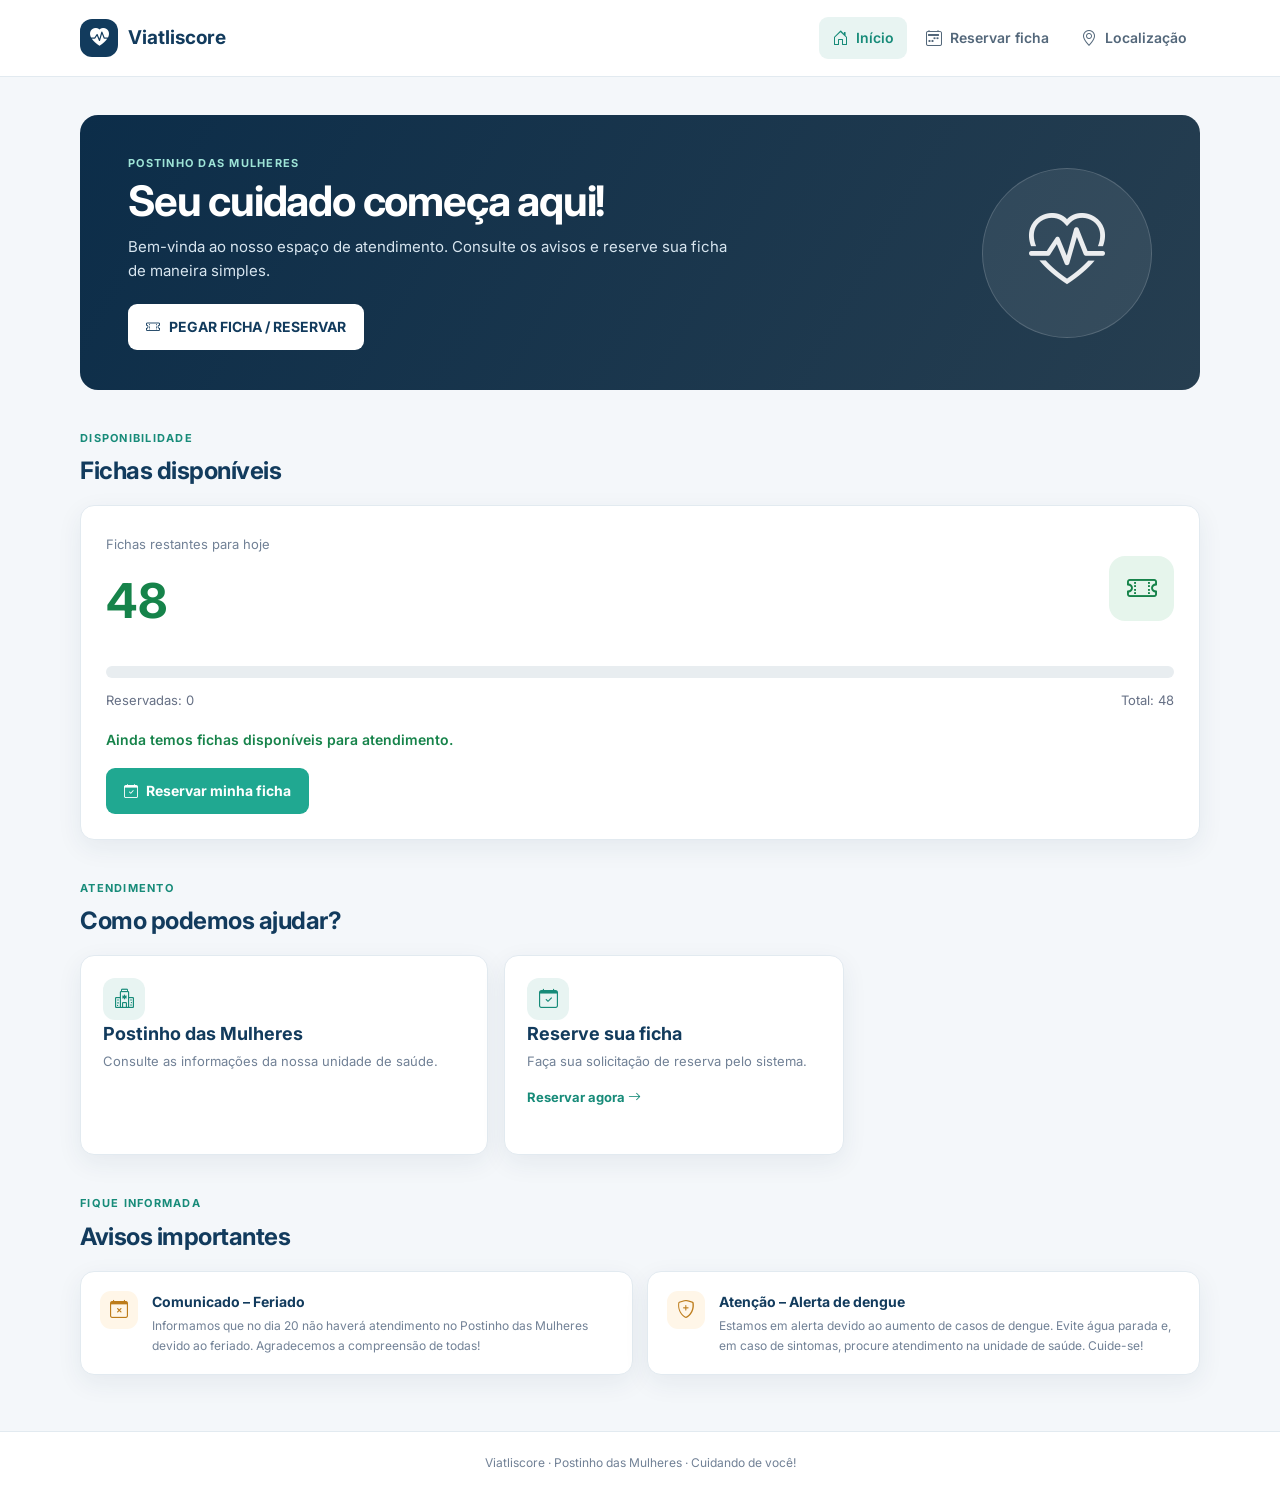
<file: index.html>
<!DOCTYPE html>
<html lang="pt-BR">
<head>
    <meta charset="UTF-8">
    <meta name="viewport" content="width=device-width, initial-scale=1.0">
    <meta name="theme-color" content="#123b5d">
    <title>Início | Viatliscore</title>

    <link rel="preconnect" href="https://fonts.googleapis.com">
    <link rel="preconnect" href="https://fonts.gstatic.com" crossorigin>
    <link href="https://fonts.googleapis.com/css2?family=Inter:wght@400;500;600;700&display=swap" rel="stylesheet">
    <link rel="stylesheet" href="https://cdn.jsdelivr.net/npm/bootstrap-icons@1.11.3/font/bootstrap-icons.min.css">
    <link rel="stylesheet" href="estilo.css">
</head>

<body>

<header class="site-header">
    <div class="header-inner">
        <a class="brand" href="index.html">
            <span class="brand-mark">
                <i class="bi bi-heart-pulse-fill"></i>
            </span>
            Viatliscore
        </a>

        <button class="menu-toggle" type="button"
            aria-label="Abrir menu"
            aria-expanded="false"
            aria-controls="primary-navigation">
            <i class="bi bi-list"></i>
        </button>

        <nav class="primary-navigation" id="primary-navigation">
            <a class="nav-link active" href="index.html">
                <i class="bi bi-house-door"></i> Início
            </a>

            <a class="nav-link" href="agenda.html">
                <i class="bi bi-calendar2-week"></i> Reservar ficha
            </a>

            <a class="nav-link" href="mapa.html">
                <i class="bi bi-geo-alt"></i> Localização
            </a>
        </nav>
    </div>
</header>

<main class="page-container">

    <section class="welcome-banner">
        <div>
            <p class="eyebrow">POSTINHO DAS MULHERES</p>

            <h1>Seu cuidado começa aqui!</h1>

            <p>
                Bem-vinda ao nosso espaço de atendimento.
                Consulte os avisos e reserve sua ficha de maneira simples.
            </p>

            <a class="button button-light" href="agenda.html">
                <i class="bi bi-ticket-perforated"></i>
                PEGAR FICHA / RESERVAR
            </a>
        </div>

        <div class="welcome-icon">
            <i class="bi bi-heart-pulse"></i>
        </div>
    </section>

    <!-- PAINEL DE FICHAS -->
    <section class="section-block">
        <div class="section-heading">
            <div>
                <p class="eyebrow">DISPONIBILIDADE</p>
                <h2>Fichas disponíveis</h2>
            </div>
        </div>

        <div class="card fichas-card">

            <div class="fichas-top">
                <div>
                    <span class="muted-text">
                        Fichas restantes para hoje
                    </span>

                    <h2 id="fichasDisponiveis">--</h2>
                </div>

                <span class="fichas-icon">
                    <i class="bi bi-ticket-perforated"></i>
                </span>
            </div>

            <div class="fichas-progress">
                <div id="barraFichas"></div>
            </div>

            <div class="fichas-info">
                <span id="fichasReservadas">Reservadas: --</span>
                <span id="fichasTotal">Total: --</span>
            </div>

            <p id="mensagemFichas" class="fichas-message">
                Consultando disponibilidade...
            </p>

            <a href="agenda.html" class="button button-primary">
                <i class="bi bi-calendar-check"></i>
                Reservar minha ficha
            </a>

        </div>
    </section>

    <!-- ATENDIMENTO -->
    <section class="section-block">

        <div class="section-heading">
            <div>
                <p class="eyebrow">ATENDIMENTO</p>
                <h2>Como podemos ajudar?</h2>
            </div>
        </div>

        <div class="overview-grid">

            <article class="card appointment-card">
                <span class="card-icon">
                    <i class="bi bi-hospital"></i>
                </span>

                <h3>Postinho das Mulheres</h3>

                <p class="muted-text">
                    Consulte as informações da nossa unidade de saúde.
                </p>
            </article>

            <article class="card appointment-card">
                <span class="card-icon">
                    <i class="bi bi-calendar-check"></i>
                </span>

                <h3>Reserve sua ficha</h3>

                <p class="muted-text">
                    Faça sua solicitação de reserva pelo sistema.
                </p>

                <a class="text-link" href="agenda.html">
                    Reservar agora
                    <i class="bi bi-arrow-right"></i>
                </a>
            </article>

        </div>
    </section>

    <!-- AVISOS -->
    <section class="section-block" aria-labelledby="notices-title">

        <div class="section-heading">
            <div>
                <p class="eyebrow">FIQUE INFORMADA</p>
                <h2 id="notices-title">Avisos importantes</h2>
            </div>
        </div>

        <div class="notice-grid">

            <article class="card notice-card">
                <span class="notice-icon">
                    <i class="bi bi-calendar-x"></i>
                </span>

                <div>
                    <h3>Comunicado – Feriado</h3>

                    <p>
                        Informamos que no dia 20 não haverá atendimento
                        no Postinho das Mulheres devido ao feriado.
                        Agradecemos a compreensão de todas!
                    </p>
                </div>
            </article>

            <article class="card notice-card">
                <span class="notice-icon">
                    <i class="bi bi-shield-plus"></i>
                </span>

                <div>
                    <h3>Atenção – Alerta de dengue</h3>

                    <p>
                        Estamos em alerta devido ao aumento de casos
                        de dengue. Evite água parada e, em caso de
                        sintomas, procure atendimento na unidade de saúde.
                        Cuide-se!
                    </p>
                </div>
            </article>

        </div>
    </section>

</main>

<footer class="site-footer">
    Viatliscore · Postinho das Mulheres · Cuidando de você!
</footer>

<style>
.fichas-card {
    padding: 25px;
}

.fichas-top {
    display: flex;
    justify-content: space-between;
    align-items: center;
}

.fichas-top h2 {
    font-size: 48px;
    color: #16834a;
    margin: 8px 0;
}

.fichas-icon {
    width: 65px;
    height: 65px;
    border-radius: 16px;
    background: #e6f5ec;
    color: #16834a;
    display: flex;
    align-items: center;
    justify-content: center;
    font-size: 30px;
}

.fichas-progress {
    height: 12px;
    background: #e8edf0;
    border-radius: 20px;
    margin: 20px 0 12px;
    overflow: hidden;
}

#barraFichas {
    width: 0%;
    height: 100%;
    background: #16834a;
    border-radius: 20px;
    transition: width .4s ease;
}

.fichas-info {
    display: flex;
    justify-content: space-between;
    gap: 10px;
    flex-wrap: wrap;
    font-size: 13px;
    color: #667085;
}

.fichas-message {
    margin: 18px 0;
    font-size: 14px;
    font-weight: 600;
    color: #16834a;
}

.fichas-card .button {
    display: inline-flex;
    text-decoration: none;
    align-items: center;
    gap: 8px;
}

@media(max-width: 600px) {
    .fichas-card {
        padding: 18px;
    }

    .fichas-top h2 {
        font-size: 40px;
    }
}
</style>

<script>

const TOTAL_FICHAS = 48;



function atualizarFichas() {

    const hoje = new Date().toLocaleDateString('pt-BR');

    const dados = JSON.parse(
        localStorage.getItem('viatliscore_reservas') || '{}'
    );

    const reservasHoje = dados[hoje] || [];

    const reservadas = reservasHoje.length;

    const disponiveis = Math.max(
        0,
        TOTAL_FICHAS - reservadas
    );

    const porcentagem =
        (reservadas / TOTAL_FICHAS) * 100;

    document.getElementById('fichasDisponiveis')
        .textContent = disponiveis;

    document.getElementById('fichasReservadas')
        .textContent = 'Reservadas: ' + reservadas;

    document.getElementById('fichasTotal')
        .textContent = 'Total: ' + TOTAL_FICHAS;

    document.getElementById('barraFichas')
        .style.width = Math.min(100, porcentagem) + '%';

    const mensagem = document.getElementById('mensagemFichas');

    if (disponiveis === 0) {
        mensagem.textContent = 'Todas as fichas foram reservadas!';
        mensagem.style.color = '#d93025';
    } else if (disponiveis <= 5) {
        mensagem.textContent = 'Atenção! Restam poucas fichas.';
        mensagem.style.color = '#d97706';
    } else {
        mensagem.textContent = 'Ainda temos fichas disponíveis para atendimento.';
        mensagem.style.color = '#16834a';
    }
}

atualizarFichas();

window.addEventListener('storage', atualizarFichas);

window.addEventListener('focus', atualizarFichas);

</script>

<script src="navigation.js"></script>

</body>
</html>
</file>
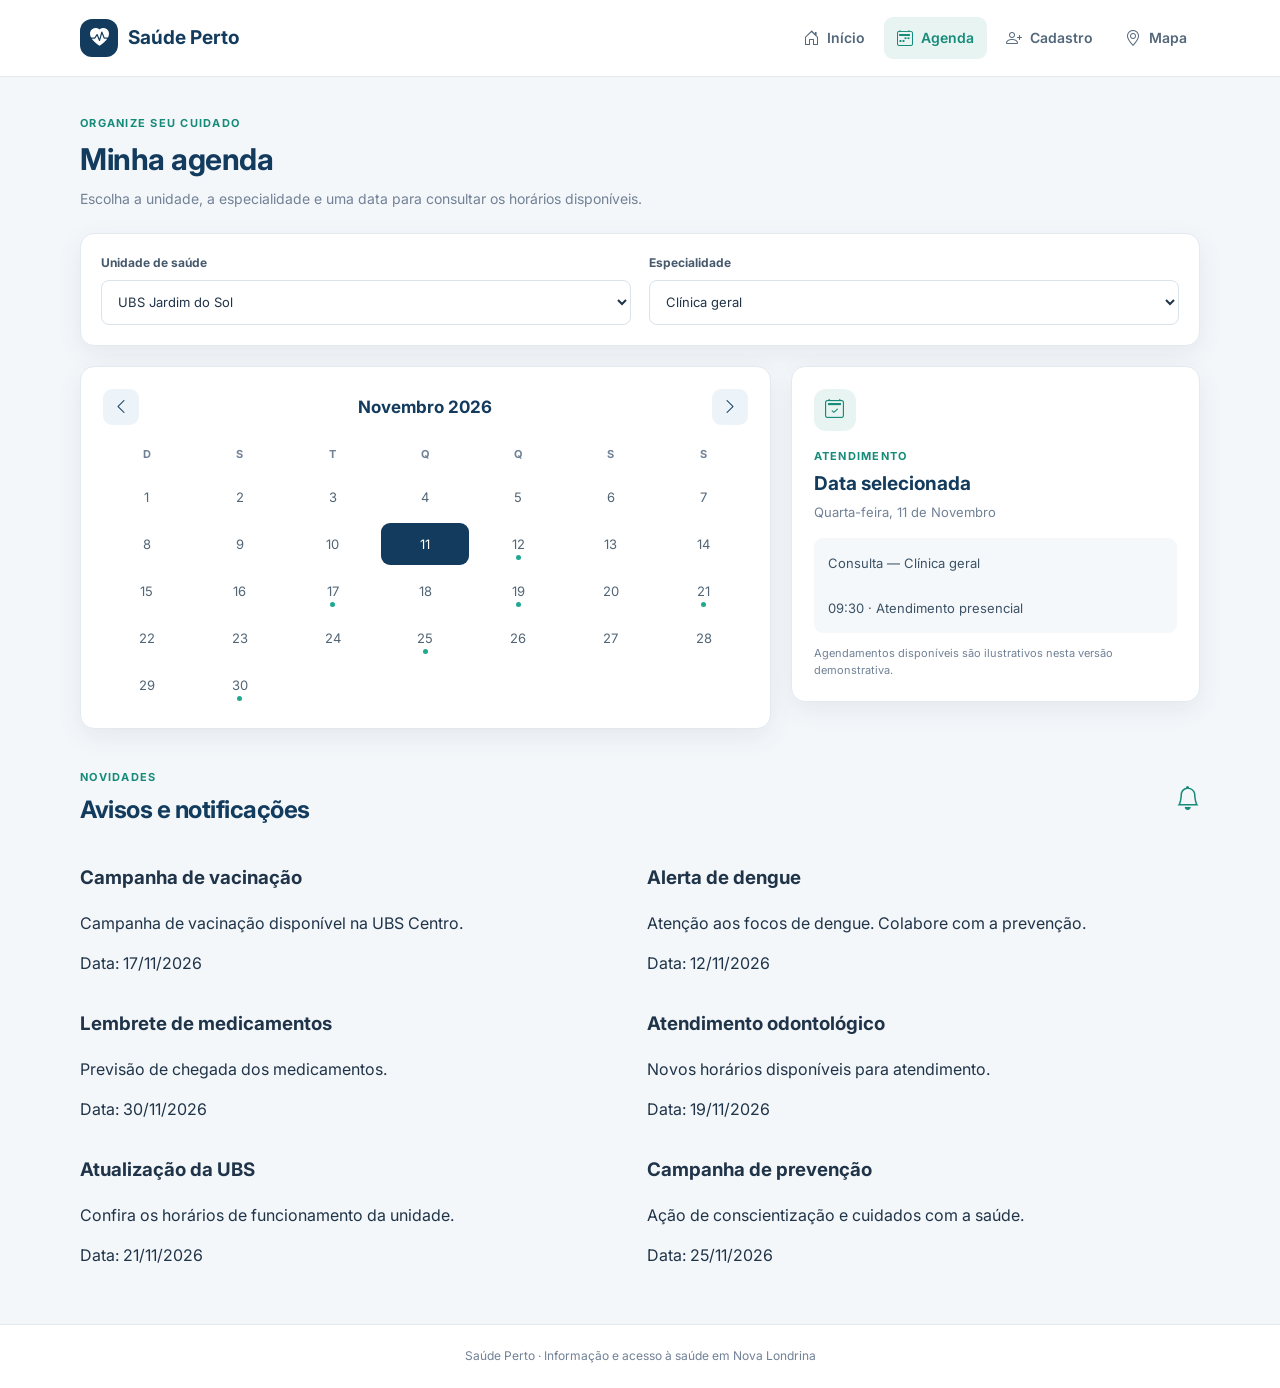
<file: agenda.html>
<!DOCTYPE html>
<html lang="pt-BR">
<head>
    <meta charset="UTF-8">
    <meta name="viewport" content="width=device-width, initial-scale=1.0">
    <meta name="theme-color" content="#123b5d">
    <title>Agenda </title>
    <link rel="preconnect" href="https://fonts.googleapis.com">
    <link rel="preconnect" href="https://fonts.gstatic.com" crossorigin>
    <link href="https://fonts.googleapis.com/css2?family=Inter:wght@400;500;600;700&display=swap" rel="stylesheet">
    <link rel="stylesheet" href="https://cdn.jsdelivr.net/npm/bootstrap-icons@1.11.3/font/bootstrap-icons.min.css">
    <link rel="stylesheet" href="style.css">
</head>
<body>
    <header class="site-header">
        <div class="header-inner">
            <a class="brand" href="index.html"><span class="brand-mark"><i class="bi bi-heart-pulse-fill" aria-hidden="true"></i></span>Saúde Perto</a>
            <button class="menu-toggle" type="button" aria-label="Abrir menu" aria-expanded="false" aria-controls="primary-navigation">
                <i class="bi bi-list" aria-hidden="true"></i>
            </button>
            <nav class="primary-navigation" id="primary-navigation" aria-label="Navegação principal">
                <a class="nav-link" href="index.html"><i class="bi bi-house-door" aria-hidden="true"></i>Início</a>
                <a class="nav-link active" href="agenda.html" aria-current="page"><i class="bi bi-calendar2-week" aria-hidden="true"></i>Agenda</a>
                <a class="nav-link" href="cadastro.html"><i class="bi bi-person-plus" aria-hidden="true"></i>Cadastro</a>
                <a class="nav-link" href="mapa.html"><i class="bi bi-geo-alt" aria-hidden="true"></i>Mapa</a>
            </nav>
        </div>
    </header>
    <main class="page-container">
        <section class="page-intro">
            <p class="eyebrow">ORGANIZE SEU CUIDADO</p>
            <h1>Minha agenda</h1>
            <p>Escolha a unidade, a especialidade e uma data para consultar os horários disponíveis.</p>
        </section>

        <section class="filter-card card" aria-label="Filtros de atendimento">
            <div class="form-field">
                <label for="ubs">Unidade de saúde</label>
                <select id="ubs">
                    <option>UBS Jardim do Sol</option>
                    <option>UBS Jardim Santana</option>
                    <option>UBS Vila Rural</option>
                </select>
            </div>
         
            <div class="form-field">
                <label for="especialidade">Especialidade</label>
                <select id="especialidade">
                    <option>Clínica geral</option>
                    <option>Odontologia</option>
                    <option>Pediatria</option>
                    <option>Enfermagem</option>
                </select>
                
            </div>
          
        </section>

        <div class="agenda-layout">
            <section class="card calendar-card" aria-label="Calendário de agendamentos">
                <div class="calendar-header">
                    <button class="icon-button" type="button" aria-label="Mês anterior" onclick="mudarMes(-1)"><i class="bi bi-chevron-left" aria-hidden="true"></i></button>
                    <h2 id="nomeMes"></h2>
                    <button class="icon-button" type="button" aria-label="Próximo mês" onclick="mudarMes(1)"><i class="bi bi-chevron-right" aria-hidden="true"></i></button>
                </div>
                <div class="dias" id="calendario"></div>
            </section>
            <section class="card selected-date-card">
                <span class="card-icon"><i class="bi bi-calendar2-check" aria-hidden="true"></i></span>
                <p class="eyebrow">ATENDIMENTO</p>
                <h2>Data selecionada</h2>
                <p id="dataSelecionada" class="muted-text">Selecione uma data.</p>
                <div class="consultation-details" id="detalhes">Escolha uma data no calendário.</div>
                <p class="helper-text">Agendamentos disponíveis são ilustrativos nesta versão demonstrativa.</p>
            </section>
        </div>

        <section class="section-block" aria-labelledby="agenda-notices-title">
            <div class="section-heading">
                <div><p class="eyebrow">NOVIDADES</p><h2 id="agenda-notices-title">Avisos e notificações</h2></div>
                <i class="bi bi-bell section-heading-icon" aria-hidden="true"></i>
            </div>
            <div class="notice-grid" id="listaAvisos"></div>
        </section>
    </main>
    <footer class="site-footer">Saúde Perto · Informação e acesso à saúde em Nova Londrina</footer>
    <script src="navigation.js"></script>
    <script src="agenda.js"></script>
</body>
</html>
</file>
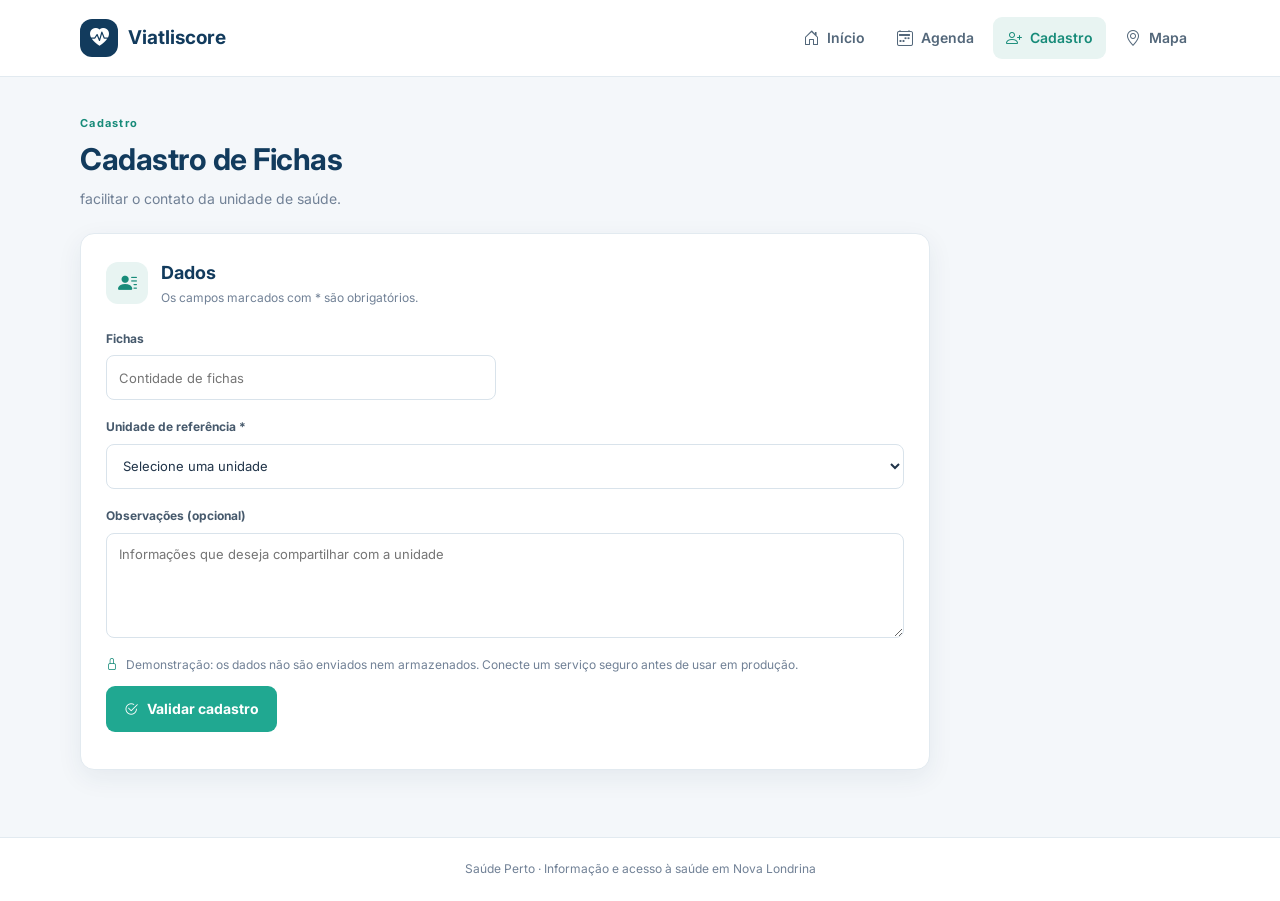
<file: cadastro.html>
<!DOCTYPE html>
<html lang="pt-BR">
<head>
    <meta charset="UTF-8">
    <meta name="viewport" content="width=device-width, initial-scale=1.0">
    <meta name="theme-color" content="#123b5d">
    <title>Cadastro | Saúde Perto</title>
    <link rel="preconnect" href="https://fonts.googleapis.com">
    <link rel="preconnect" href="https://fonts.gstatic.com" crossorigin>
    <link href="https://fonts.googleapis.com/css2?family=Inter:wght@400;500;600;700&display=swap" rel="stylesheet">
    <link rel="stylesheet" href="https://cdn.jsdelivr.net/npm/bootstrap-icons@1.11.3/font/bootstrap-icons.min.css">
    <link rel="stylesheet" href="style.css">
</head>
<body>
    <header class="site-header">
        <div class="header-inner">
            <a class="brand" href="index.html"><span class="brand-mark"><i class="bi bi-heart-pulse-fill" aria-hidden="true"></i></span>Viatliscore</a>
            <button class="menu-toggle" type="button" aria-label="Abrir menu" aria-expanded="false" aria-controls="primary-navigation">
                <i class="bi bi-list" aria-hidden="true"></i>
            </button>
            <nav class="primary-navigation" id="primary-navigation" aria-label="Navegação principal">
                <a class="nav-link" href="index.html"><i class="bi bi-house-door" aria-hidden="true"></i>Início</a>
                <a class="nav-link" href="agenda.html"><i class="bi bi-calendar2-week" aria-hidden="true"></i>Agenda</a>
                <a class="nav-link active" href="cadastro.html" aria-current="page"><i class="bi bi-person-plus" aria-hidden="true"></i>Cadastro</a>
                <a class="nav-link" href="mapa.html"><i class="bi bi-geo-alt" aria-hidden="true"></i>Mapa</a>
            </nav>
        </div>
    </header>
    <main class="page-container">
        <section class="page-intro">
            <p class="eyebrow">Cadastro </p>
            <h1>Cadastro de Fichas</h1>
            <p>facilitar o contato da unidade de saúde.</p>
        </section>
        <section class="card registration-card">
            <div class="card-title-row">
                <span class="card-icon"><i class="bi bi-person-lines-fill" aria-hidden="true"></i></span>
                <div><h2>Dados </h2><p class="muted-text">Os campos marcados com * são obrigatórios.</p></div>
            </div>
            <form id="formCadastro" class="registration-form">
                <div class="form-field">
                    <!---
                    <label for="nome">Nome da unidade *</label>
                    <input id="nome" name="nome" type="text" autocomplete="name" placeholder="Seu nome completo" required>
                </div>
               
                    <label fo
                <div class="form-field">
                    <label for="nascimento">Fichas*</label>
                    <input id="nascimento" name="nascimento" type="date" autocomplete="bday" required>
                </div>
                <div class="form-field">
                    <label for="telefone">Telefone *</label>
                    <input id="telefone" name="telefone" type="tel" autocomplete="tel" placeholder="(00) 00000-0000" required>
                </div>
                <div class="form-field">
                    <label for="email">E-mail</label>
                    <input id="email" name="email" type="email" autocomplete="email" placeholder="voce@exemplo.com">
                     -->
                    <label for="nome">Fichas</label>
                    <input id="nome" name="nome" type="text" autocomplete="name" placeholder="Contidade de fichas " required>
                </div>
                </div>
                <div class="form-field form-field-wide">
                    <label for="unidade">Unidade de referência *</label>
                    <select id="unidade" name="unidade" required>
                        <option value="">Selecione uma unidade</option>
                        <option>UBS Centro</option>
                        <option>UBS Jardim América</option>
                        <option>UBS Vila Nova</option>
                    </select>
                </div>
                <div class="form-field form-field-wide">
                    <label for="observacoes">Observações (opcional)</label>
                    <textarea id="observacoes" name="observacoes" rows="4" placeholder="Informações que deseja compartilhar com a unidade"></textarea>
                </div>
                <div class="form-field-wide form-actions">
                    <p class="privacy-note"><i class="bi bi-lock" aria-hidden="true"></i> Demonstração: os dados não são enviados nem armazenados. Conecte um serviço seguro antes de usar em produção.</p>
                    <button class="button button-primary" type="submit"><i class="bi bi-check2-circle" aria-hidden="true"></i>Validar cadastro</button>
                    <p class="form-feedback" id="mensagemCadastro" role="status" aria-live="polite"></p>
                </div>
            </form>
        </section>
    </main>
    <footer class="site-footer">Saúde Perto · Informação e acesso à saúde em Nova Londrina</footer>
    <script src="navigation.js"></script>
    <script src="cadastro.js"></script>
</body>
</html>
</file>
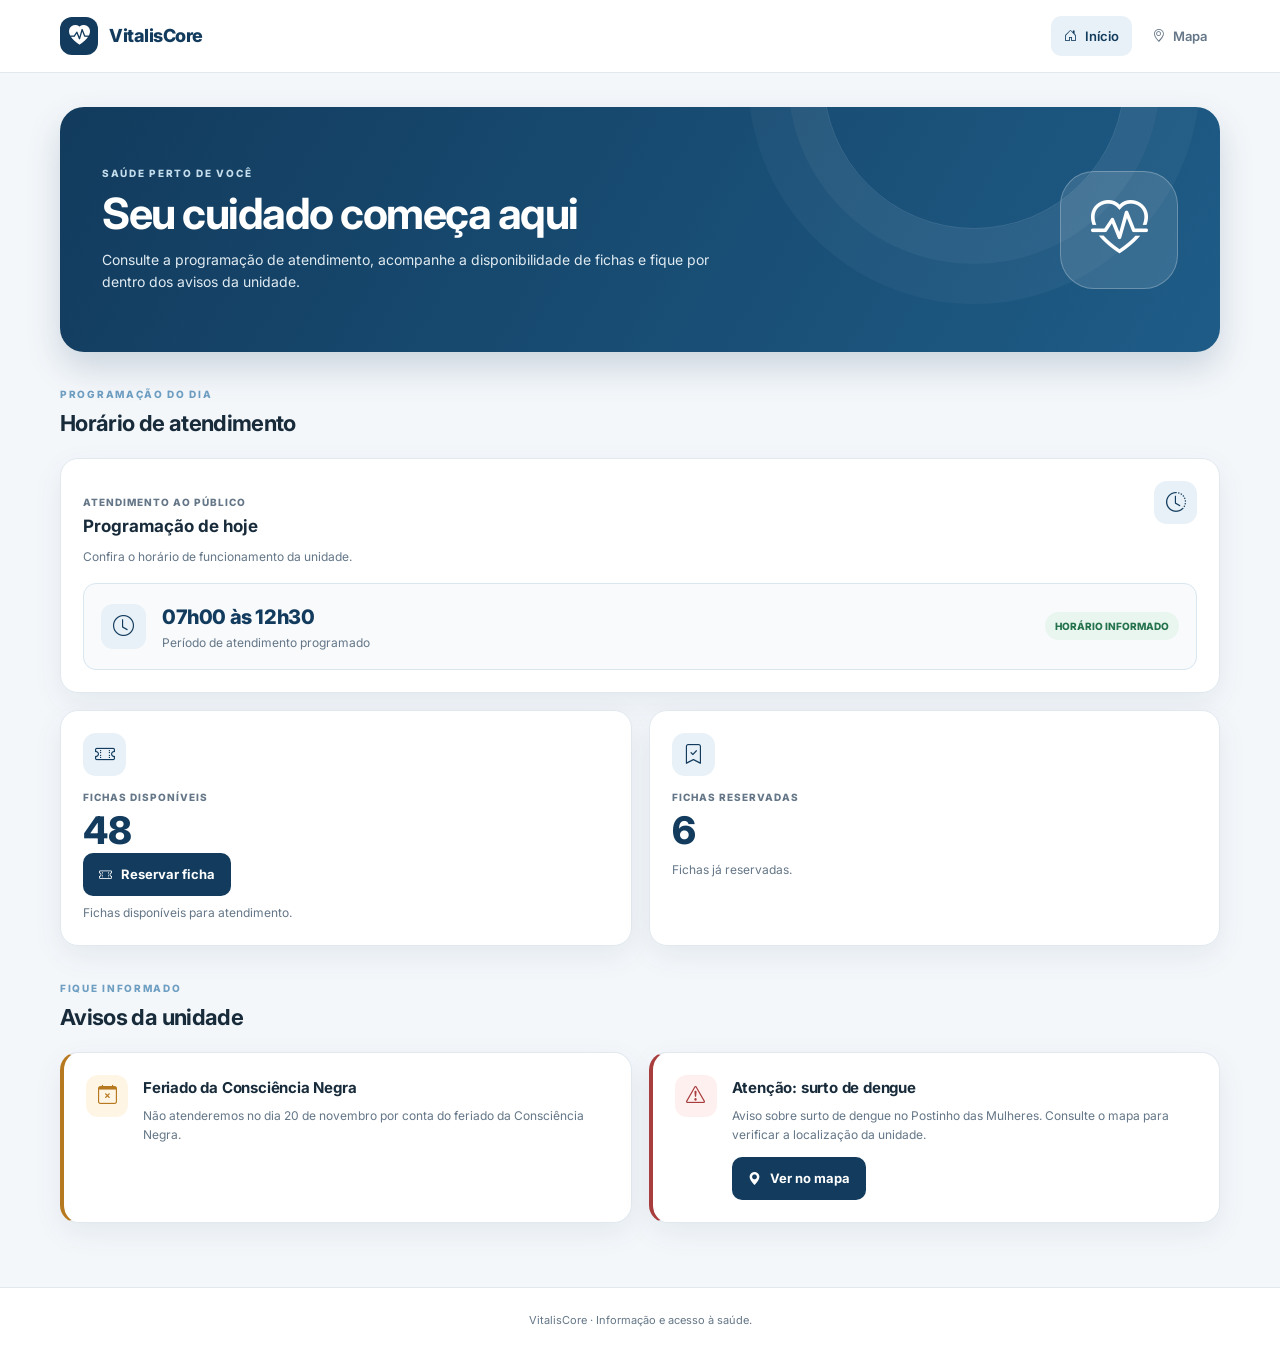
<file: inicio.html>
<!DOCTYPE html>
<html lang="pt-BR">
<head>
    <meta charset="UTF-8">
    <meta name="viewport" content="width=device-width, initial-scale=1.0">
    <meta name="theme-color" content="#123b5d">
    <meta name="description" content="Consulte a programação, a disponibilidade de fichas e os avisos da unidade de saúde.">
    <title>Início | VitalisCore</title>

    <link rel="preconnect" href="https://fonts.googleapis.com">
    <link rel="preconnect" href="https://fonts.gstatic.com" crossorigin>
    <link href="https://fonts.googleapis.com/css2?family=Inter:wght@400;500;600;700;800&display=swap" rel="stylesheet">
    <link rel="stylesheet" href="https://cdn.jsdelivr.net/npm/bootstrap-icons@1.11.3/font/bootstrap-icons.min.css">

    <style>
        :root {
            --primary: #123b5d;
            --primary-dark: #0b2b45;
            --primary-soft: #e8f1f7;

            --secondary: #647687;
            --secondary-hover: #526474;
            --secondary-soft: #edf1f4;

            --bg: #f4f7fa;
            --surface: #ffffff;
            --surface-soft: #f8fafc;
            --text: #182b3a;
            --muted: #647687;
            --line: #e1e9ef;

            --warning: #b7791f;
            --warning-soft: #fff5e5;

            --danger: #a83d3d;
            --danger-soft: #fff0f0;

            --success: #24734d;
            --success-soft: #e9f6ef;

            --shadow: 0 10px 30px rgba(18, 59, 93, .07);
            --radius: 18px;
        }

        * {
            box-sizing: border-box;
        }

        html {
            scroll-behavior: smooth;
        }

        body {
            margin: 0;
            background: var(--bg);
            color: var(--text);
            font-family: "Inter", Arial, sans-serif;
            line-height: 1.6;
        }

        a {
            color: inherit;
            text-decoration: none;
        }

        button {
            font: inherit;
        }

        /* CABEÇALHO */

        .site-header {
            position: sticky;
            top: 0;
            z-index: 20;
            background: rgba(255,255,255,.96);
            border-bottom: 1px solid var(--line);
            backdrop-filter: blur(12px);
        }

        .header-inner {
            width: min(1160px, calc(100% - 40px));
            min-height: 72px;
            margin: 0 auto;
            display: flex;
            align-items: center;
            justify-content: space-between;
            gap: 24px;
        }

        .brand {
            display: inline-flex;
            align-items: center;
            gap: 11px;
            color: var(--primary);
            font-size: 18px;
            font-weight: 800;
            letter-spacing: -.5px;
            white-space: nowrap;
        }

        .brand-mark {
            width: 38px;
            height: 38px;
            display: grid;
            place-items: center;
            border-radius: 12px;
            background: var(--primary);
            color: #fff;
            font-size: 21px;
        }

        .primary-navigation {
            display: flex;
            align-items: center;
            gap: 7px;
        }

        .nav-link {
            display: inline-flex;
            align-items: center;
            gap: 8px;
            padding: 10px 13px;
            border-radius: 10px;
            color: var(--muted);
            font-size: 13px;
            font-weight: 600;
            transition: .2s ease;
        }

        .nav-link:hover,
        .nav-link.active {
            background: var(--primary-soft);
            color: var(--primary);
        }

        .menu-toggle {
            display: none;
            width: 42px;
            height: 42px;
            border: 1px solid var(--line);
            border-radius: 11px;
            background: var(--surface);
            color: var(--primary);
            font-size: 22px;
            cursor: pointer;
        }

        /* CONTEÚDO */

        .page-container {
            width: min(1160px, calc(100% - 40px));
            margin: 34px auto 64px;
        }

        /* BANNER */

        .welcome-banner {
            position: relative;
            overflow: hidden;
            display: flex;
            align-items: center;
            justify-content: space-between;
            gap: 30px;
            min-height: 245px;
            padding: 38px 42px;
            border-radius: 24px;
            background: linear-gradient(120deg, #123b5d, #1e5c87);
            color: #fff;
            box-shadow: 0 16px 34px rgba(18,59,93,.18);
        }

        .welcome-banner::after {
            content: "";
            position: absolute;
            width: 300px;
            height: 300px;
            right: 95px;
            top: -180px;
            border: 1px solid rgba(255,255,255,.13);
            border-radius: 50%;
            box-shadow:
                0 0 0 35px rgba(255,255,255,.04),
                0 0 0 75px rgba(255,255,255,.035);
        }

        .welcome-content {
            position: relative;
            z-index: 1;
            max-width: 690px;
        }

        .eyebrow {
            margin: 0 0 8px;
            color: #6e9fc2;
            font-size: 10px;
            font-weight: 800;
            letter-spacing: 1.7px;
        }

        .welcome-banner .eyebrow {
            color: #c4ddec;
        }

        .welcome-banner h1 {
            margin: 0 0 10px;
            font-size: clamp(30px, 4vw, 43px);
            line-height: 1.15;
            letter-spacing: -1.5px;
        }

        .welcome-banner p:not(.eyebrow) {
            max-width: 610px;
            margin: 0;
            color: #e0ebf2;
            font-size: 14px;
        }

        .welcome-icon {
            position: relative;
            z-index: 1;
            width: 118px;
            height: 118px;
            flex: 0 0 118px;
            display: grid;
            place-items: center;
            border: 1px solid rgba(255,255,255,.25);
            border-radius: 34px;
            background: rgba(255,255,255,.12);
            color: #fff;
            font-size: 57px;
        }

        /* BOTÕES */

        /* TODOS OS BOTÕES EM AZUL */

button,
.button,
.button-primary,
.button-secondary {
    display: inline-flex;
    align-items: center;
    justify-content: center;
    gap: 9px;
    min-height: 43px;
    padding: 10px 16px;
    border: none;
    border-radius: 10px;
    background: var(--primary);
    color: #fff;
    font-size: 13px;
    font-weight: 700;
    transition: .2s ease;
    cursor: pointer;
}

button:hover,
.button:hover,
.button-primary:hover,
.button-secondary:hover {
    background: var(--primary-dark);
    color: #fff;
    transform: translateY(-1px);
}
        
        .section-block {
            margin-top: 34px;
        }

        .section-heading {
            display: flex;
            align-items: end;
            justify-content: space-between;
            gap: 16px;
            margin-bottom: 17px;
        }

        .section-heading .eyebrow {
            margin-bottom: 4px;
        }

        .section-heading h2 {
            margin: 0;
            color: var(--text);
            font-size: 22px;
            letter-spacing: -.65px;
        }

        .muted-text {
            color: var(--muted);
        }

        /* CARDS */

        .overview-grid {
            display: grid;
            grid-template-columns: repeat(2, minmax(0, 1fr));
            gap: 17px;
        }

        .card {
            min-width: 0;
            padding: 22px;
            border: 1px solid var(--line);
            border-radius: var(--radius);
            background: var(--surface);
            box-shadow: var(--shadow);
        }

        .schedule-card {
            grid-column: 1 / -1;
        }

        .card-top {
            display: flex;
            align-items: flex-start;
            justify-content: space-between;
            gap: 16px;
        }

        .card-icon {
            width: 43px;
            height: 43px;
            flex: 0 0 43px;
            display: grid;
            place-items: center;
            border-radius: 13px;
            background: var(--primary-soft);
            color: var(--primary);
            font-size: 20px;
        }

        .card-label {
            margin: 13px 0 3px;
            color: var(--muted);
            font-size: 10px;
            font-weight: 800;
            letter-spacing: 1px;
        }

        .stat-number {
            margin: 0;
            color: var(--primary);
            font-size: 38px;
            font-weight: 800;
            line-height: 1.2;
            letter-spacing: -1px;
        }

        .card-description {
            margin: 7px 0 0;
            color: var(--muted);
            font-size: 12px;
        }

        /* HORÁRIO */

        .schedule-time {
            display: flex;
            align-items: center;
            gap: 16px;
            margin-top: 16px;
            padding: 17px;
            border: 1px solid #d8e6f0;
            border-radius: 13px;
            background: var(--surface-soft);
        }

        .schedule-time-icon {
            width: 45px;
            height: 45px;
            flex: 0 0 45px;
            display: grid;
            place-items: center;
            border-radius: 12px;
            background: var(--primary-soft);
            color: var(--primary);
            font-size: 21px;
        }

        .schedule-hours {
            color: var(--primary);
            font-size: 20px;
            font-weight: 800;
            letter-spacing: -.4px;
        }

        .schedule-caption {
            color: var(--muted);
            font-size: 12px;
        }

        .open-label {
            margin-left: auto;
            padding: 6px 10px;
            border-radius: 30px;
            background: var(--success-soft);
            color: var(--success);
            font-size: 10px;
            font-weight: 800;
            white-space: nowrap;
        }

        /* AVISOS */

        .notice-grid {
            display: grid;
            grid-template-columns: repeat(2, minmax(0, 1fr));
            gap: 17px;
        }

        .notice-card {
            display: flex;
            align-items: flex-start;
            gap: 15px;
        }

        .notice-card h3 {
            margin: 1px 0 6px;
            font-size: 15px;
            letter-spacing: -.2px;
        }

        .notice-card p {
            margin: 0;
            color: var(--muted);
            font-size: 12px;
        }

        .notice-icon {
            width: 42px;
            height: 42px;
            flex: 0 0 42px;
            display: grid;
            place-items: center;
            border-radius: 12px;
            background: var(--primary-soft);
            color: var(--primary);
            font-size: 19px;
        }

        .notice-card.holiday {
            border-left: 4px solid var(--warning);
        }

        .notice-card.holiday .notice-icon {
            background: var(--warning-soft);
            color: var(--warning);
        }

        .notice-card.dengue {
            border-left: 4px solid var(--danger);
        }

        .notice-card.dengue .notice-icon {
            background: var(--danger-soft);
            color: var(--danger);
        }

        .notice-card .button {
            margin-top: 13px;
        }

        /* RODAPÉ */

        .site-footer {
            padding: 24px 20px;
            border-top: 1px solid var(--line);
            background: var(--surface);
            color: var(--muted);
            text-align: center;
            font-size: 11px;
        }

        /* RESPONSIVIDADE */

        @media (max-width: 760px) {
            .header-inner {
                width: min(100% - 30px, 1160px);
            }

            .menu-toggle {
                display: grid;
                place-items: center;
            }

            .primary-navigation {
                position: absolute;
                top: calc(100% + 1px);
                left: 0;
                right: 0;
                display: none;
                flex-direction: column;
                align-items: stretch;
                gap: 4px;
                padding: 12px 20px 17px;
                border-bottom: 1px solid var(--line);
                background: var(--surface);
            }

            .primary-navigation.open {
                display: flex;
            }

            .nav-link {
                padding: 12px;
            }

            .page-container {
                width: min(100% - 30px, 1160px);
                margin-top: 22px;
            }

            .welcome-banner {
                min-height: 220px;
                padding: 29px;
            }

            .welcome-icon {
                width: 85px;
                height: 85px;
                flex-basis: 85px;
                font-size: 40px;
            }
        }

        @media (max-width: 560px) {
            .welcome-banner {
                padding: 25px 22px;
            }

            .welcome-icon {
                display: none;
            }

            .welcome-banner h1 {
                font-size: 30px;
            }

            .overview-grid,
            .notice-grid {
                grid-template-columns: 1fr;
            }

            .schedule-card {
                grid-column: auto;
            }

            .section-heading h2 {
                font-size: 19px;
            }

            .card {
                padding: 19px;
            }

            .schedule-time {
                align-items: flex-start;
                flex-wrap: wrap;
                gap: 11px;
            }

            .open-label {
                margin-left: 56px;
            }

            .stat-number {
                font-size: 34px;
            }
        }
    </style>
</head>

<body>

    <header class="site-header">
        <div class="header-inner">

            <a class="brand" href="index.html" aria-label="VitalisCore - Início">
                <span class="brand-mark">
                    <i class="bi bi-heart-pulse-fill" aria-hidden="true"></i>
                </span>
                VitalisCore
            </a>

            <button class="menu-toggle" type="button"
                    aria-label="Abrir menu"
                    aria-expanded="false"
                    aria-controls="primary-navigation">
                <i class="bi bi-list" aria-hidden="true"></i>
            </button>

            <nav class="primary-navigation" id="primary-navigation"
                 aria-label="Navegação principal">

                <a class="nav-link active" href="index.html" aria-current="page">
                    <i class="bi bi-house-door" aria-hidden="true"></i>
                    Início
                </a>

                <a class="nav-link" href="mapa.html">
                    <i class="bi bi-geo-alt" aria-hidden="true"></i>
                    Mapa
                </a>

            </nav>
        </div>
    </header>

    <main class="page-container">

        <section class="welcome-banner" aria-labelledby="welcome-title">

            <div class="welcome-content">

                <p class="eyebrow">SAÚDE PERTO DE VOCÊ</p>

                <h1 id="welcome-title">
                    Seu cuidado começa aqui
                </h1>

                <p>
                    Consulte a programação de atendimento, acompanhe a
                    disponibilidade de fichas e fique por dentro dos avisos
                    da unidade.
                </p>

            </div>

            <div class="welcome-icon" aria-hidden="true">
                <i class="bi bi-heart-pulse"></i>
            </div>

        </section>

        <!-- PROGRAMAÇÃO E FICHAS -->

        <section class="section-block" aria-labelledby="overview-title">

            <div class="section-heading">
                <div>
                    <p class="eyebrow">PROGRAMAÇÃO DO DIA</p>
                    <h2 id="overview-title">Horário de atendimento</h2>
                </div>
            </div>

            <article class="card schedule-card">

                <div class="card-top">

                    <div>
                        <p class="card-label">ATENDIMENTO AO PÚBLICO</p>

                        <h3 style="margin:0;font-size:17px;">
                            Programação de hoje
                        </h3>

                        <p class="card-description">
                            Confira o horário de funcionamento da unidade.
                        </p>
                    </div>

                    <span class="card-icon">
                        <i class="bi bi-clock-history" aria-hidden="true"></i>
                    </span>

                </div>

                <div class="schedule-time">

                    <span class="schedule-time-icon">
                        <i class="bi bi-clock" aria-hidden="true"></i>
                    </span>

                    <div>
                        <div class="schedule-hours">
                            07h00 às 12h30
                        </div>

                        <div class="schedule-caption">
                            Período de atendimento programado
                        </div>
                    </div>

                    <span class="open-label">
                        HORÁRIO INFORMADO
                    </span>

                </div>

            </article>

            <div class="overview-grid" style="margin-top:17px;">

                <!-- FICHAS DISPONÍVEIS -->

                <article class="card stat-card">

                    <div class="card-top">
                        <span class="card-icon">
                            <i class="bi bi-ticket-perforated" aria-hidden="true"></i>
                        </span>
                    </div>

                    <p class="card-label">FICHAS DISPONÍVEIS</p>

                    <p class="stat-number" id="fichas-disponiveis">
                        48
                    </p>

                    <button type="button" class="button-secondary">
                        <i class="bi bi-ticket-perforated"></i>
                        Reservar ficha
                    </button>

                    <p class="card-description">
                        Fichas disponíveis para atendimento.
                    </p>

                </article>

                <!-- FICHAS RESERVADAS -->

                <article class="card stat-card">

                    <div class="card-top">
                        <span class="card-icon">
                            <i class="bi bi-bookmark-check" aria-hidden="true"></i>
                        </span>
                    </div>

                    <p class="card-label">FICHAS RESERVADAS</p>

                    <p class="stat-number" id="fichas-reservadas">
                        6
                    </p>

                    <p class="card-description">
                        Fichas já reservadas.
                    </p>

                </article>

            </div>

        </section>

        <!-- AVISOS -->

        <section class="section-block" aria-labelledby="notices-title">

            <div class="section-heading">
                <div>
                    <p class="eyebrow">FIQUE INFORMADO</p>
                    <h2 id="notices-title">Avisos da unidade</h2>
                </div>
            </div>

            <div class="notice-grid">

                <!-- AVISO DE FERIADO -->

                <article class="card notice-card holiday">

                    <span class="notice-icon">
                        <i class="bi bi-calendar-x" aria-hidden="true"></i>
                    </span>

                    <div>
                        <h3>Feriado da Consciência Negra</h3>

                        <p>
                            Não atenderemos no dia 20 de novembro por conta
                            do feriado da Consciência Negra.
                        </p>
                    </div>

                </article>

                <!-- AVISO DE DENGUE -->

                <article class="card notice-card dengue">

                    <span class="notice-icon">
                        <i class="bi bi-exclamation-triangle" aria-hidden="true"></i>
                    </span>

                    <div>
                        <h3>Atenção: surto de dengue</h3>

                        <p>
                            Aviso sobre surto de dengue no Postinho das
                            Mulheres. Consulte o mapa para verificar a
                            localização da unidade.
                        </p>

                        <a class="button button-primary --blue"
                           href="https://www.google.com/maps/search/?api=1&query=Postinho+das+Mulheres"
                           target="_blank"
                           rel="noopener noreferrer">

                            <i class="bi bi-geo-alt-fill" aria-hidden="true"></i>
                            Ver no mapa

                        </a>

                    </div>

                </article>

            </div>

        </section>

    </main>

    <footer class="site-footer">
        VitalisCore · Informação e acesso à saúde.
    </footer>

    <script>
        const menuToggle = document.querySelector(".menu-toggle");
        const navigation = document.querySelector("#primary-navigation");

        menuToggle.addEventListener("click", () => {

            const isOpen = navigation.classList.toggle("open");

            menuToggle.setAttribute("aria-expanded", String(isOpen));

            menuToggle.setAttribute(
                "aria-label",
                isOpen ? "Fechar menu" : "Abrir menu"
            );

            menuToggle.innerHTML = isOpen
                ? '<i class="bi bi-x-lg" aria-hidden="true"></i>'
                : '<i class="bi bi-list" aria-hidden="true"></i>';

        });
    </script>

</body>
</html>
</file>
<file: estilo.css>
:root {
    color-scheme: light;
    --navy: #123b5d;
    --navy-dark: #0c2d49;
    --teal: #20a891;
    --teal-dark: #178b79;
    --ink: #203449;
    --muted: #718196;
    --line: #e2eaf0;
    --surface: #ffffff;
    --background: #f4f7fa;
    --soft-blue: #edf4f9;
    --shadow: 0 8px 26px rgba(27, 57, 82, 0.07);
}

* {
    box-sizing: border-box;
}

html {
    min-width: 320px;
    scroll-behavior: smooth;
}

body {
    min-height: 100vh;
    margin: 0;
    background: var(--background);
    color: var(--ink);
    font-family: "Inter", system-ui, -apple-system, "Segoe UI", sans-serif;
    line-height: 1.55;
}

a {
    color: inherit;
}

button,
input,
select,
textarea {
    font: inherit;
}

.site-header {
    position: sticky;
    z-index: 10;
    top: 0;
    background: var(--surface);
    border-bottom: 1px solid var(--line);
}

.header-inner {
    display: flex;
    width: min(1120px, calc(100% - 40px));
    min-height: 76px;
    margin: 0 auto;
    align-items: center;
    justify-content: space-between;
    gap: 24px;
}

.brand {
    display: inline-flex;
    align-items: center;
    gap: 10px;
    color: var(--navy);
    font-size: 19px;
    font-weight: 700;
    text-decoration: none;
    white-space: nowrap;
}

.brand-mark {
    display: grid;
    width: 38px;
    height: 38px;
    place-items: center;
    border-radius: 12px;
    background: var(--navy);
    color: white;
    font-size: 19px;
}

.primary-navigation {
    display: flex;
    height: 100%;
    align-items: center;
    gap: 6px;
}

.nav-link {
    display: inline-flex;
    min-height: 42px;
    align-items: center;
    gap: 8px;
    padding: 0 13px;
    border-radius: 9px;
    color: #53677a;
    font-size: 14px;
    font-weight: 600;
    text-decoration: none;
    transition: background-color 160ms ease, color 160ms ease;
}

.nav-link:hover,
.nav-link:focus-visible {
    background: var(--soft-blue);
    color: var(--navy);
}

.nav-link.active {
    background: #e8f4f2;
    color: var(--teal-dark);
}

.nav-link i {
    font-size: 16px;
}

.menu-toggle {
    display: none;
    width: 42px;
    height: 42px;
    align-items: center;
    justify-content: center;
    border: 1px solid var(--line);
    border-radius: 9px;
    background: white;
    color: var(--navy);
    cursor: pointer;
    font-size: 23px;
}

.page-container {
    width: min(1120px, calc(100% - 40px));
    min-height: calc(100vh - 140px);
    margin: 0 auto;
    padding: 38px 0 56px;
}

.welcome-banner {
    display: flex;
    min-height: 275px;
    align-items: center;
    justify-content: space-between;
    gap: 30px;
    overflow: hidden;
    padding: 36px 48px;
    border-radius: 18px;
    background: linear-gradient(120deg, var(--navy-dark), #263e50);
    color: white;
}

.welcome-banner > div:first-child {
    max-width: 650px;
}

.welcome-banner h1 {
    margin: 5px 0 10px;
    font-size: clamp(30px, 4vw, 42px);
    letter-spacing: -1.2px;
    line-height: 1.15;
}

.welcome-banner p:not(.eyebrow) {
    max-width: 600px;
    margin: 0 0 22px;
    color: #d7e5ef;
    font-size: 15px;
}

.welcome-icon {
    display: grid;
    width: 170px;
    height: 170px;
    flex: 0 0 auto;
    place-items: center;
    border: 1px solid rgba(255, 255, 255, 0.16);
    border-radius: 50%;
    background: rgba(255, 255, 255, 0.08);
    color: rgba(255, 255, 255, 0.9);
    font-size: 76px;
}

.eyebrow {
    margin: 0;
    color: var(--teal-dark);
    font-size: 11px;
    font-weight: 700;
    letter-spacing: 1.25px;
}

.welcome-banner .eyebrow {
    color: #9ee4d7;
}

.button {
    display: inline-flex;
    min-height: 46px;
    align-items: center;
    justify-content: center;
    gap: 9px;
    padding: 0 18px;
    border: 0;
    border-radius: 9px;
    cursor: pointer;
    font-size: 14px;
    font-weight: 700;
    text-decoration: none;
    transition: background-color 160ms ease, transform 160ms ease;
}

.button:hover {
    transform: translateY(-1px);
}

.button-light {
    background: white;
    color: var(--navy);
}

.button-primary {
    background: var(--teal);
    color: white;
}

.button-primary:hover {
    background: var(--teal-dark);
}

.section-block {
    margin-top: 40px;
}

.section-heading {
    display: flex;
    align-items: center;
    justify-content: space-between;
    margin-bottom: 16px;
}

.section-heading h2,
.page-intro h1 {
    margin: 5px 0 0;
    color: var(--navy);
    font-size: 24px;
    letter-spacing: -0.5px;
}

.section-heading-icon {
    color: var(--teal-dark);
    font-size: 24px;
}

.overview-grid {
    display: grid;
    grid-template-columns: 1.2fr 1fr 1fr;
    gap: 16px;
}

.card {
    border: 1px solid var(--line);
    border-radius: 14px;
    background: var(--surface);
    box-shadow: var(--shadow);
}

.appointment-card,
.stat-card {
    min-height: 200px;
    padding: 22px;
}

.card-icon {
    display: grid;
    width: 42px;
    height: 42px;
    place-items: center;
    border-radius: 12px;
    background: #e8f4f2;
    color: var(--teal-dark);
    font-size: 19px;
}

.card-label {
    margin: 16px 0 3px;
    color: var(--muted);
    font-size: 10px;
    font-weight: 700;
    letter-spacing: 0.8px;
}

.appointment-card h3 {
    margin: 0;
    color: var(--navy);
    font-size: 18px;
}

.muted-text {
    color: var(--muted);
    font-size: 13px;
}

.appointment-card .muted-text {
    margin: 3px 0 12px;
}

.text-link {
    color: var(--teal-dark);
    font-size: 13px;
    font-weight: 700;
    text-decoration: none;
}

.stat-number {
    margin: 3px 0 0;
    color: var(--navy);
    font-size: 30px;
    font-weight: 700;
    line-height: 1.2;
}

.stat-card .muted-text {
    margin: 4px 0 0;
}

.availability-note {
    min-height: 0;
    margin: 8px 0 0;
    color: var(--muted);
    font-size: 12px;
}

.shortcut-grid {
    display: grid;
    grid-template-columns: repeat(3, 1fr);
    gap: 14px;
}

.shortcut-card {
    display: flex;
    min-height: 90px;
    align-items: center;
    gap: 14px;
    padding: 17px;
    text-decoration: none;
    transition: transform 160ms ease, border-color 160ms ease;
}

.shortcut-card:hover {
    transform: translateY(-2px);
    border-color: #b7d8d1;
}

.shortcut-card > i:first-child {
    color: var(--teal-dark);
    font-size: 22px;
}

.shortcut-card span {
    display: grid;
    flex: 1;
    gap: 3px;
}

.shortcut-card strong {
    color: var(--navy);
    font-size: 13px;
}

.shortcut-card small {
    color: var(--muted);
    font-size: 11px;
}

.shortcut-card > i:last-child {
    color: #97a6b3;
}

.notice-grid {
    display: grid;
    grid-template-columns: repeat(2, 1fr);
    gap: 14px;
}

.notice-card {
    display: flex;
    align-items: flex-start;
    gap: 14px;
    padding: 19px;
}

.notice-icon {
    display: grid;
    width: 38px;
    height: 38px;
    flex: 0 0 auto;
    place-items: center;
    border-radius: 11px;
    background: #fff6e8;
    color: #bd7c1b;
    font-size: 18px;
}

.notice-card h3 {
    margin: 0 0 4px;
    color: var(--navy);
    font-size: 14px;
}

.notice-card p {
    margin: 0;
    color: var(--muted);
    font-size: 12px;
    line-height: 1.6;
}

.page-intro {
    margin: 0 0 24px;
}

.page-intro h1 {
    margin: 4px 0 5px;
    font-size: 30px;
}

.page-intro > p:last-child {
    max-width: 720px;
    margin: 0;
    color: var(--muted);
    font-size: 14px;
}

.filter-card {
    display: grid;
    grid-template-columns: repeat(2, minmax(0, 1fr));
    gap: 18px;
    margin-bottom: 20px;
    padding: 20px;
}

.form-field {
    display: grid;
    align-content: start;
    gap: 7px;
}

.form-field label {
    color: #46596c;
    font-size: 12px;
    font-weight: 700;
}

.form-field input,
.form-field select,
.form-field textarea {
    width: 100%;
    min-height: 45px;
    padding: 10px 12px;
    border: 1px solid #d9e3eb;
    border-radius: 8px;
    outline: none;
    background: white;
    color: var(--ink);
    font-size: 13px;
}

.form-field textarea {
    min-height: 105px;
    resize: vertical;
}

.form-field input:focus,
.form-field select:focus,
.form-field textarea:focus {
    border-color: var(--teal);
    box-shadow: 0 0 0 3px rgba(32, 168, 145, 0.13);
}

.agenda-layout {
    display: grid;
    grid-template-columns: minmax(0, 1.35fr) minmax(270px, 0.8fr);
    align-items: start;
    gap: 20px;
}

.calendar-card,
.selected-date-card {
    padding: 22px;
}

.calendar-header {
    display: flex;
    align-items: center;
    justify-content: space-between;
    margin-bottom: 14px;
}

.calendar-header h2 {
    margin: 0;
    color: var(--navy);
    font-size: 17px;
}

.icon-button {
    display: grid;
    width: 36px;
    height: 36px;
    place-items: center;
    border: 0;
    border-radius: 9px;
    background: var(--soft-blue);
    color: var(--navy);
    cursor: pointer;
}

.icon-button:hover {
    background: #dfeaf2;
}

.dias {
    display: grid;
    grid-template-columns: repeat(7, minmax(0, 1fr));
    gap: 5px;
    text-align: center;
}

.dias div,
.dias button {
    display: grid;
    min-height: 42px;
    place-items: center;
    border: 0;
    border-radius: 9px;
    background: transparent;
    color: #526575;
    font-size: 13px;
}

.dias .semana {
    min-height: 32px;
    color: var(--muted);
    font-size: 11px;
    font-weight: 700;
}

.dias button {
    position: relative;
    cursor: pointer;
}

.dias button:hover {
    background: var(--soft-blue);
}

.dias button.selecionado {
    background: var(--navy);
    color: white;
}

.dias button.tem-aviso::after {
    position: absolute;
    bottom: 5px;
    width: 5px;
    height: 5px;
    border-radius: 50%;
    background: var(--teal);
    content: "";
}

.dias button.selecionado.tem-aviso::after {
    background: white;
}

.selected-date-card .card-icon {
    margin-bottom: 17px;
}

.selected-date-card h2 {
    margin: 4px 0;
    color: var(--navy);
    font-size: 19px;
}

.selected-date-card > .muted-text {
    margin: 4px 0 16px;
}

.consultation-details {
    padding: 14px;
    border-radius: 9px;
    background: #f5f8fa;
    color: #3c5266;
    font-size: 13px;
    line-height: 1.7;
}

.helper-text {
    margin: 12px 0 0;
    color: var(--muted);
    font-size: 11px;
}

.registration-card {
    max-width: 850px;
    padding: 25px;
}

.card-title-row {
    display: flex;
    align-items: center;
    gap: 13px;
    margin-bottom: 22px;
}

.card-title-row h2,
.map-heading h2 {
    margin: 0;
    color: var(--navy);
    font-size: 18px;
}

.card-title-row .muted-text {
    margin: 2px 0 0;
    font-size: 12px;
}

.registration-form {
    display: grid;
    grid-template-columns: repeat(2, minmax(0, 1fr));
    gap: 18px;
}

.form-field-wide {
    grid-column: 1 / -1;
}

.form-actions {
    display: grid;
    justify-items: start;
    gap: 12px;
}

.privacy-note {
    display: flex;
    align-items: flex-start;
    gap: 8px;
    margin: 0;
    color: var(--muted);
    font-size: 12px;
}

.privacy-note i {
    color: var(--teal-dark);
}

.form-feedback {
    min-height: 0;
    margin: 0;
    color: var(--teal-dark);
    font-size: 13px;
    font-weight: 600;
}

.map-card {
    overflow: hidden;
    padding: 20px;
}

.map-heading {
    display: flex;
    align-items: center;
    justify-content: space-between;
    gap: 18px;
    margin-bottom: 16px;
}

.map-heading .muted-text {
    margin: 4px 0 0;
    font-size: 12px;
}

.map-legend {
    display: inline-flex;
    align-items: center;
    gap: 8px;
    color: #53677a;
    font-size: 12px;
    white-space: nowrap;
}

.map-legend span {
    width: 10px;
    height: 10px;
    border-radius: 50%;
    background: #dc2626;
}

.map-canvas {
    position: relative;
    min-height: 480px;
    overflow: hidden;
    border-radius: 10px;
    background: #e8eff3;
}

.map-loading {
    position: absolute;
    top: 50%;
    left: 50%;
    margin: 0;
    color: var(--muted);
    font-size: 14px;
    transform: translate(-50%, -50%);
}

.map-disclaimer {
    display: flex;
    align-items: flex-start;
    gap: 8px;
    margin: 14px 0 0;
    color: var(--muted);
    font-size: 12px;
}

.map-disclaimer i {
    color: var(--teal-dark);
}

.map-disclaimer code {
    padding: 1px 4px;
    border-radius: 4px;
    background: #f0f4f6;
    color: var(--navy);
}

.site-footer {
    padding: 22px 20px;
    border-top: 1px solid var(--line);
    background: var(--surface);
    color: var(--muted);
    font-size: 12px;
    text-align: center;
}

:focus-visible {
    outline: 3px solid rgba(32, 168, 145, 0.6);
    outline-offset: 3px;
}

@media (max-width: 760px) {
    .header-inner {
        position: relative;
        width: min(100% - 32px, 1120px);
        min-height: 68px;
    }

    .menu-toggle {
        display: inline-flex;
    }

    .primary-navigation {
        position: absolute;
        top: calc(100% - 1px);
        right: 0;
        left: 0;
        display: none;
        height: auto;
        align-items: stretch;
        padding: 10px;
        border: 1px solid var(--line);
        border-radius: 0 0 12px 12px;
        background: white;
        box-shadow: var(--shadow);
    }

    .primary-navigation.is-open {
        display: grid;
    }

    .nav-link {
        min-height: 46px;
    }

    .page-container {
        width: min(100% - 32px, 1120px);
        padding-top: 25px;
    }

    .welcome-banner {
        min-height: 245px;
        padding: 28px;
    }

    .welcome-icon {
        width: 120px;
        height: 120px;
        font-size: 54px;
    }

    .overview-grid {
        grid-template-columns: repeat(2, minmax(0, 1fr));
    }

    .appointment-card {
        grid-column: 1 / -1;
    }

    .shortcut-grid {
        grid-template-columns: 1fr;
    }

    .agenda-layout {
        grid-template-columns: 1fr;
    }

    .selected-date-card {
        min-height: auto;
    }

    .map-canvas {
        min-height: 420px;
    }
}

@media (max-width: 520px) {
    .page-container {
        width: calc(100% - 28px);
        padding-top: 20px;
        padding-bottom: 38px;
    }

    .welcome-banner {
        min-height: 0;
        padding: 24px 21px;
        border-radius: 14px;
    }

    .welcome-banner h1 {
        font-size: 30px;
    }

    .welcome-banner p:not(.eyebrow) {
        font-size: 13px;
    }

    .welcome-icon {
        display: none;
    }

    .section-block {
        margin-top: 30px;
    }

    .section-heading h2,
    .page-intro h1 {
        font-size: 21px;
    }

    .overview-grid,
    .notice-grid,
    .filter-card,
    .registration-form {
        grid-template-columns: 1fr;
    }

    .appointment-card {
        grid-column: auto;
    }

    .appointment-card,
    .stat-card {
        min-height: 0;
    }

    .page-intro > p:last-child {
        font-size: 13px;
    }

    .filter-card,
    .calendar-card,
    .selected-date-card,
    .registration-card,
    .map-card {
        padding: 16px;
    }

    .dias {
        gap: 2px;
    }

    .dias div,
    .dias button {
        min-height: 38px;
        font-size: 12px;
    }

    .dias .semana {
        min-height: 28px;
        font-size: 10px;
    }

    .form-field-wide {
        grid-column: auto;
    }

    .map-heading {
        align-items: flex-start;
        flex-direction: column;
    }

    .map-canvas {
        min-height: 360px;
    }
}

@media (prefers-reduced-motion: reduce) {
    *,
    *::before,
    *::after {
        scroll-behavior: auto !important;
        transition-duration: 0.01ms !important;
    }
}
</file>
<file: style.css>
:root {
    color-scheme: light;
    --navy: #123b5d;
    --navy-dark: #0c2d49;
    --teal: #20a891;
    --teal-dark: #178b79;
    --ink: #203449;
    --muted: #718196;
    --line: #e2eaf0;
    --surface: #ffffff;
    --background: #f4f7fa;
    --soft-blue: #edf4f9;
    --shadow: 0 8px 26px rgba(27, 57, 82, 0.07);
}

* {
    box-sizing: border-box;
}

html {
    min-width: 320px;
    scroll-behavior: smooth;
}

body {
    min-height: 100vh;
    margin: 0;
    background: var(--background);
    color: var(--ink);
    font-family: "Inter", system-ui, -apple-system, "Segoe UI", sans-serif;
    line-height: 1.55;
}

a {
    color: inherit;
}

button,
input,
select,
textarea {
    font: inherit;
}

.site-header {
    position: sticky;
    z-index: 10;
    top: 0;
    background: var(--surface);
    border-bottom: 1px solid var(--line);
}

.header-inner {
    display: flex;
    width: min(1120px, calc(100% - 40px));
    min-height: 76px;
    margin: 0 auto;
    align-items: center;
    justify-content: space-between;
    gap: 24px;
}

.brand {
    display: inline-flex;
    align-items: center;
    gap: 10px;
    color: var(--navy);
    font-size: 19px;
    font-weight: 700;
    text-decoration: none;
    white-space: nowrap;
}

.brand-mark {
    display: grid;
    width: 38px;
    height: 38px;
    place-items: center;
    border-radius: 12px;
    background: var(--navy);
    color: white;
    font-size: 19px;
}

.primary-navigation {
    display: flex;
    height: 100%;
    align-items: center;
    gap: 6px;
}

.nav-link {
    display: inline-flex;
    min-height: 42px;
    align-items: center;
    gap: 8px;
    padding: 0 13px;
    border-radius: 9px;
    color: #53677a;
    font-size: 14px;
    font-weight: 600;
    text-decoration: none;
    transition: background-color 160ms ease, color 160ms ease;
}

.nav-link:hover,
.nav-link:focus-visible {
    background: var(--soft-blue);
    color: var(--navy);
}

.nav-link.active {
    background: #e8f4f2;
    color: var(--teal-dark);
}

.nav-link i {
    font-size: 16px;
}

.menu-toggle {
    display: none;
    width: 42px;
    height: 42px;
    align-items: center;
    justify-content: center;
    border: 1px solid var(--line);
    border-radius: 9px;
    background: white;
    color: var(--navy);
    cursor: pointer;
    font-size: 23px;
}

.page-container {
    width: min(1120px, calc(100% - 40px));
    min-height: calc(100vh - 140px);
    margin: 0 auto;
    padding: 38px 0 56px;
}

.welcome-banner {
    display: flex;
    min-height: 275px;
    align-items: center;
    justify-content: space-between;
    gap: 30px;
    overflow: hidden;
    padding: 36px 48px;
    border-radius: 18px;
    background: linear-gradient(120deg, var(--navy-dark), #1b5778);
    color: white;
}

.welcome-banner > div:first-child {
    max-width: 650px;
}

.welcome-banner h1 {
    margin: 5px 0 10px;
    font-size: clamp(30px, 4vw, 42px);
    letter-spacing: -1.2px;
    line-height: 1.15;
}

.welcome-banner p:not(.eyebrow) {
    max-width: 600px;
    margin: 0 0 22px;
    color: #d7e5ef;
    font-size: 15px;
}

.welcome-icon {
    display: grid;
    width: 170px;
    height: 170px;
    flex: 0 0 auto;
    place-items: center;
    border: 1px solid rgba(255, 255, 255, 0.16);
    border-radius: 50%;
    background: rgba(255, 255, 255, 0.08);
    color: rgba(255, 255, 255, 0.9);
    font-size: 76px;
}

.eyebrow {
    margin: 0;
    color: var(--teal-dark);
    font-size: 11px;
    font-weight: 700;
    letter-spacing: 1.25px;
}

.welcome-banner .eyebrow {
    color: #9ee4d7;
}

.button {
    display: inline-flex;
    min-height: 46px;
    align-items: center;
    justify-content: center;
    gap: 9px;
    padding: 0 18px;
    border: 0;
    border-radius: 9px;
    cursor: pointer;
    font-size: 14px;
    font-weight: 700;
    text-decoration: none;
    transition: background-color 160ms ease, transform 160ms ease;
}

.button:hover {
    transform: translateY(-1px);
}

.button-light {
    background: white;
    color: var(--navy);
}

.button-primary {
    background: var(--teal);
    color: white;
}

.button-primary:hover {
    background: var(--teal-dark);
}

.section-block {
    margin-top: 40px;
}

.section-heading {
    display: flex;
    align-items: center;
    justify-content: space-between;
    margin-bottom: 16px;
}

.section-heading h2,
.page-intro h1 {
    margin: 5px 0 0;
    color: var(--navy);
    font-size: 24px;
    letter-spacing: -0.5px;
}

.section-heading-icon {
    color: var(--teal-dark);
    font-size: 24px;
}

.overview-grid {
    display: grid;
    grid-template-columns: 1.2fr 1fr 1fr;
    gap: 16px;
}

.card {
    border: 1px solid var(--line);
    border-radius: 14px;
    background: var(--surface);
    box-shadow: var(--shadow);
}

.appointment-card,
.stat-card {
    min-height: 200px;
    padding: 22px;
}

.card-icon {
    display: grid;
    width: 42px;
    height: 42px;
    place-items: center;
    border-radius: 12px;
    background: #e8f4f2;
    color: var(--teal-dark);
    font-size: 19px;
}

.card-label {
    margin: 16px 0 3px;
    color: var(--muted);
    font-size: 10px;
    font-weight: 700;
    letter-spacing: 0.8px;
}

.appointment-card h3 {
    margin: 0;
    color: var(--navy);
    font-size: 18px;
}

.muted-text {
    color: var(--muted);
    font-size: 13px;
}

.appointment-card .muted-text {
    margin: 3px 0 12px;
}

.text-link {
    color: var(--teal-dark);
    font-size: 13px;
    font-weight: 700;
    text-decoration: none;
}

.stat-number {
    margin: 3px 0 0;
    color: var(--navy);
    font-size: 30px;
    font-weight: 700;
    line-height: 1.2;
}

.stat-card .muted-text {
    margin: 4px 0 0;
}

.availability-note {
    min-height: 0;
    margin: 8px 0 0;
    color: var(--muted);
    font-size: 12px;
}

.shortcut-grid {
    display: grid;
    grid-template-columns: repeat(3, 1fr);
    gap: 14px;
}

.shortcut-card {
    display: flex;
    min-height: 90px;
    align-items: center;
    gap: 14px;
    padding: 17px;
    text-decoration: none;
    transition: transform 160ms ease, border-color 160ms ease;
}

.shortcut-card:hover {
    transform: translateY(-2px);
    border-color: #b7d8d1;
}

.shortcut-card > i:first-child {
    color: var(--teal-dark);
    font-size: 22px;
}

.shortcut-card span {
    display: grid;
    flex: 1;
    gap: 3px;
}

.shortcut-card strong {
    color: var(--navy);
    font-size: 13px;
}

.shortcut-card small {
    color: var(--muted);
    font-size: 11px;
}

.shortcut-card > i:last-child {
    color: #97a6b3;
}

.notice-grid {
    display: grid;
    grid-template-columns: repeat(2, 1fr);
    gap: 14px;
}

.notice-card {
    display: flex;
    align-items: flex-start;
    gap: 14px;
    padding: 19px;
}

.notice-icon {
    display: grid;
    width: 38px;
    height: 38px;
    flex: 0 0 auto;
    place-items: center;
    border-radius: 11px;
    background: #fff6e8;
    color: #bd7c1b;
    font-size: 18px;
}

.notice-card h3 {
    margin: 0 0 4px;
    color: var(--navy);
    font-size: 14px;
}

.notice-card p {
    margin: 0;
    color: var(--muted);
    font-size: 12px;
    line-height: 1.6;
}

.page-intro {
    margin: 0 0 24px;
}

.page-intro h1 {
    margin: 4px 0 5px;
    font-size: 30px;
}

.page-intro > p:last-child {
    max-width: 720px;
    margin: 0;
    color: var(--muted);
    font-size: 14px;
}

.filter-card {
    display: grid;
    grid-template-columns: repeat(2, minmax(0, 1fr));
    gap: 18px;
    margin-bottom: 20px;
    padding: 20px;
}

.form-field {
    display: grid;
    align-content: start;
    gap: 7px;
}

.form-field label {
    color: #46596c;
    font-size: 12px;
    font-weight: 700;
}

.form-field input,
.form-field select,
.form-field textarea {
    width: 100%;
    min-height: 45px;
    padding: 10px 12px;
    border: 1px solid #d9e3eb;
    border-radius: 8px;
    outline: none;
    background: white;
    color: var(--ink);
    font-size: 13px;
}

.form-field textarea {
    min-height: 105px;
    resize: vertical;
}

.form-field input:focus,
.form-field select:focus,
.form-field textarea:focus {
    border-color: var(--teal);
    box-shadow: 0 0 0 3px rgba(32, 168, 145, 0.13);
}

.agenda-layout {
    display: grid;
    grid-template-columns: minmax(0, 1.35fr) minmax(270px, 0.8fr);
    align-items: start;
    gap: 20px;
}

.calendar-card,
.selected-date-card {
    padding: 22px;
}

.calendar-header {
    display: flex;
    align-items: center;
    justify-content: space-between;
    margin-bottom: 14px;
}

.calendar-header h2 {
    margin: 0;
    color: var(--navy);
    font-size: 17px;
}

.icon-button {
    display: grid;
    width: 36px;
    height: 36px;
    place-items: center;
    border: 0;
    border-radius: 9px;
    background: var(--soft-blue);
    color: var(--navy);
    cursor: pointer;
}

.icon-button:hover {
    background: #dfeaf2;
}

.dias {
    display: grid;
    grid-template-columns: repeat(7, minmax(0, 1fr));
    gap: 5px;
    text-align: center;
}

.dias div,
.dias button {
    display: grid;
    min-height: 42px;
    place-items: center;
    border: 0;
    border-radius: 9px;
    background: transparent;
    color: #526575;
    font-size: 13px;
}

.dias .semana {
    min-height: 32px;
    color: var(--muted);
    font-size: 11px;
    font-weight: 700;
}

.dias button {
    position: relative;
    cursor: pointer;
}

.dias button:hover {
    background: var(--soft-blue);
}

.dias button.selecionado {
    background: var(--navy);
    color: white;
}

.dias button.tem-aviso::after {
    position: absolute;
    bottom: 5px;
    width: 5px;
    height: 5px;
    border-radius: 50%;
    background: var(--teal);
    content: "";
}

.dias button.selecionado.tem-aviso::after {
    background: white;
}

.selected-date-card .card-icon {
    margin-bottom: 17px;
}

.selected-date-card h2 {
    margin: 4px 0;
    color: var(--navy);
    font-size: 19px;
}

.selected-date-card > .muted-text {
    margin: 4px 0 16px;
}

.consultation-details {
    padding: 14px;
    border-radius: 9px;
    background: #f5f8fa;
    color: #3c5266;
    font-size: 13px;
    line-height: 1.7;
}

.helper-text {
    margin: 12px 0 0;
    color: var(--muted);
    font-size: 11px;
}

.registration-card {
    max-width: 850px;
    padding: 25px;
}

.card-title-row {
    display: flex;
    align-items: center;
    gap: 13px;
    margin-bottom: 22px;
}

.card-title-row h2,
.map-heading h2 {
    margin: 0;
    color: var(--navy);
    font-size: 18px;
}

.card-title-row .muted-text {
    margin: 2px 0 0;
    font-size: 12px;
}

.registration-form {
    display: grid;
    grid-template-columns: repeat(2, minmax(0, 1fr));
    gap: 18px;
}

.form-field-wide {
    grid-column: 1 / -1;
}

.form-actions {
    display: grid;
    justify-items: start;
    gap: 12px;
}

.privacy-note {
    display: flex;
    align-items: flex-start;
    gap: 8px;
    margin: 0;
    color: var(--muted);
    font-size: 12px;
}

.privacy-note i {
    color: var(--teal-dark);
}

.form-feedback {
    min-height: 0;
    margin: 0;
    color: var(--teal-dark);
    font-size: 13px;
    font-weight: 600;
}

.map-card {
    overflow: hidden;
    padding: 20px;
}

.map-heading {
    display: flex;
    align-items: center;
    justify-content: space-between;
    gap: 18px;
    margin-bottom: 16px;
}

.map-heading .muted-text {
    margin: 4px 0 0;
    font-size: 12px;
}

.map-legend {
    display: inline-flex;
    align-items: center;
    gap: 8px;
    color: #53677a;
    font-size: 12px;
    white-space: nowrap;
}

.map-legend span {
    width: 10px;
    height: 10px;
    border-radius: 50%;
    background: #dc2626;
}

.map-canvas {
    position: relative;
    min-height: 480px;
    overflow: hidden;
    border-radius: 10px;
    background: #e8eff3;
}

.map-loading {
    position: absolute;
    top: 50%;
    left: 50%;
    margin: 0;
    color: var(--muted);
    font-size: 14px;
    transform: translate(-50%, -50%);
}

.map-disclaimer {
    display: flex;
    align-items: flex-start;
    gap: 8px;
    margin: 14px 0 0;
    color: var(--muted);
    font-size: 12px;
}

.map-disclaimer i {
    color: var(--teal-dark);
}

.map-disclaimer code {
    padding: 1px 4px;
    border-radius: 4px;
    background: #f0f4f6;
    color: var(--navy);
}

.site-footer {
    padding: 22px 20px;
    border-top: 1px solid var(--line);
    background: var(--surface);
    color: var(--muted);
    font-size: 12px;
    text-align: center;
}

:focus-visible {
    outline: 3px solid rgba(32, 168, 145, 0.6);
    outline-offset: 3px;
}

@media (max-width: 760px) {
    .header-inner {
        position: relative;
        width: min(100% - 32px, 1120px);
        min-height: 68px;
    }

    .menu-toggle {
        display: inline-flex;
    }

    .primary-navigation {
        position: absolute;
        top: calc(100% - 1px);
        right: 0;
        left: 0;
        display: none;
        height: auto;
        align-items: stretch;
        padding: 10px;
        border: 1px solid var(--line);
        border-radius: 0 0 12px 12px;
        background: white;
        box-shadow: var(--shadow);
    }

    .primary-navigation.is-open {
        display: grid;
    }

    .nav-link {
        min-height: 46px;
    }

    .page-container {
        width: min(100% - 32px, 1120px);
        padding-top: 25px;
    }

    .welcome-banner {
        min-height: 245px;
        padding: 28px;
    }

    .welcome-icon {
        width: 120px;
        height: 120px;
        font-size: 54px;
    }

    .overview-grid {
        grid-template-columns: repeat(2, minmax(0, 1fr));
    }

    .appointment-card {
        grid-column: 1 / -1;
    }

    .shortcut-grid {
        grid-template-columns: 1fr;
    }

    .agenda-layout {
        grid-template-columns: 1fr;
    }

    .selected-date-card {
        min-height: auto;
    }

    .map-canvas {
        min-height: 420px;
    }
}

@media (max-width: 520px) {
    .page-container {
        width: calc(100% - 28px);
        padding-top: 20px;
        padding-bottom: 38px;
    }

    .welcome-banner {
        min-height: 0;
        padding: 24px 21px;
        border-radius: 14px;
    }

    .welcome-banner h1 {
        font-size: 30px;
    }

    .welcome-banner p:not(.eyebrow) {
        font-size: 13px;
    }

    .welcome-icon {
        display: none;
    }

    .section-block {
        margin-top: 30px;
    }

    .section-heading h2,
    .page-intro h1 {
        font-size: 21px;
    }

    .overview-grid,
    .notice-grid,
    .filter-card,
    .registration-form {
        grid-template-columns: 1fr;
    }

    .appointment-card {
        grid-column: auto;
    }

    .appointment-card,
    .stat-card {
        min-height: 0;
    }

    .page-intro > p:last-child {
        font-size: 13px;
    }

    .filter-card,
    .calendar-card,
    .selected-date-card,
    .registration-card,
    .map-card {
        padding: 16px;
    }

    .dias {
        gap: 2px;
    }

    .dias div,
    .dias button {
        min-height: 38px;
        font-size: 12px;
    }

    .dias .semana {
        min-height: 28px;
        font-size: 10px;
    }

    .form-field-wide {
        grid-column: auto;
    }

    .map-heading {
        align-items: flex-start;
        flex-direction: column;
    }

    .map-canvas {
        min-height: 360px;
    }
}

@media (prefers-reduced-motion: reduce) {
    *,
    *::before,
    *::after {
        scroll-behavior: auto !important;
        transition-duration: 0.01ms !important;
    }
}
</file>
